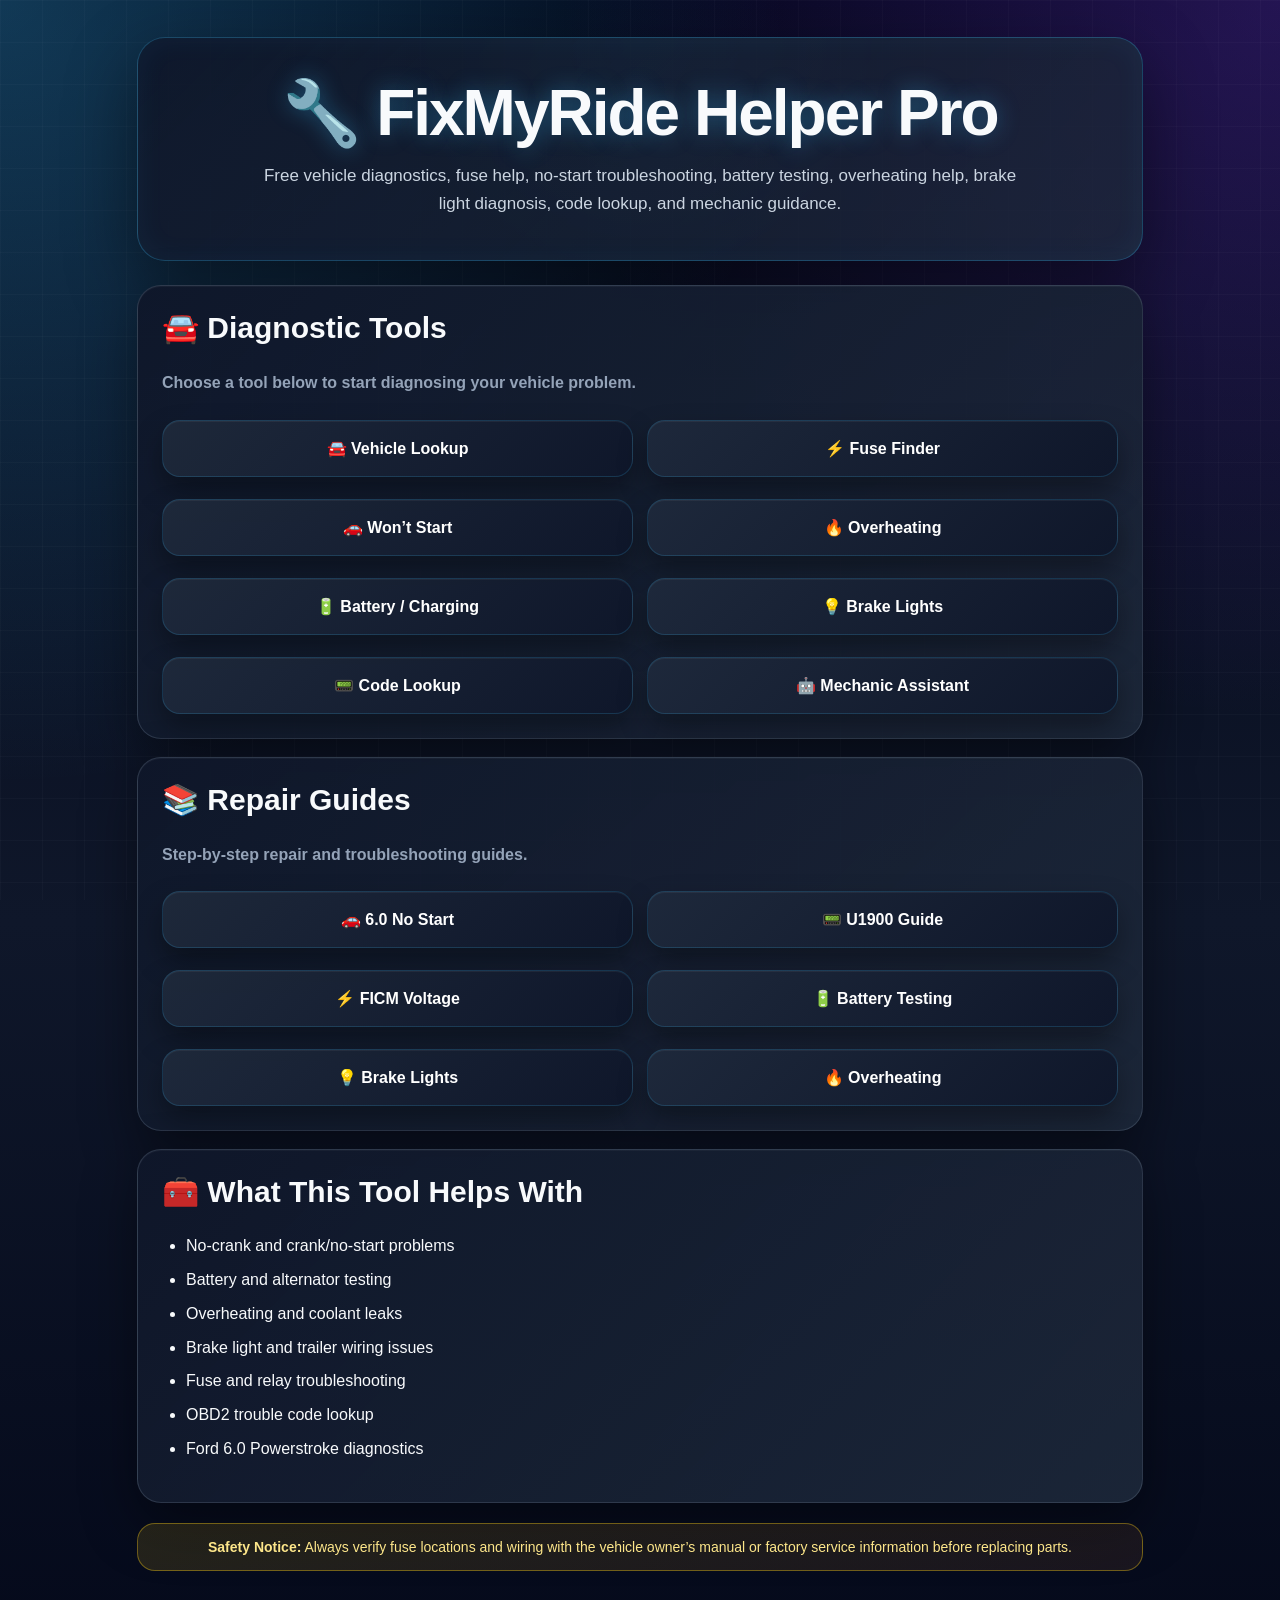
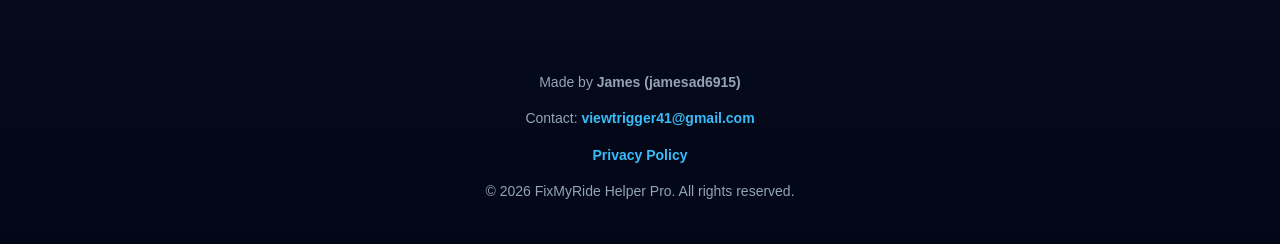
<file: index.html>
<!DOCTYPE html>
<html lang="en">

<head>
  <meta charset="UTF-8">
  <meta name="viewport" content="width=device-width, initial-scale=1.0">

  <title>FixMyRide Helper Pro | Vehicle Diagnostics & Repair Help</title>

  <meta name="description" content="FixMyRide Helper Pro helps diagnose no-start problems, overheating, battery issues, brake light problems, fuse locations, and OBD2 trouble codes.">

  <meta name="keywords" content="car repair, mechanic helper, no start, fuse finder, OBD2 codes, battery problems, overheating, brake lights, Ford 6.0 Powerstroke">

  <meta name="author" content="James Adams">

  <meta name="robots" content="index, follow">

  <meta property="og:title" content="FixMyRide Helper Pro">
  <meta property="og:description" content="Free mechanic helper and diagnostic website for cars and trucks.">
  <meta property="og:type" content="website">

  <meta name="google-adsense-account" content="ca-pub-5311280622440166">

  <script async
    src="https://pagead2.googlesyndication.com/pagead/js/adsbygoogle.js?client=ca-pub-5311280622440166"
    crossorigin="anonymous"></script>

  <link rel="stylesheet" href="style.css?v=68">
</head>

<body>

<div class="app">

  <section class="hero">

    <h1>🔧 FixMyRide Helper Pro</h1>

    <p>
      Free vehicle diagnostics, fuse help, no-start troubleshooting,
      battery testing, overheating help, brake light diagnosis,
      code lookup, and mechanic guidance.
    </p>

  </section>

  <section class="card">

    <h2>🚘 Diagnostic Tools</h2>

    <p class="muted">
      Choose a tool below to start diagnosing your vehicle problem.
    </p>

    <div id="home" class="grid">

      <button onclick="showVehicleLookup()">🚘 Vehicle Lookup</button>

      <button onclick="showFuseFinder()">⚡ Fuse Finder</button>

      <button onclick="startProblem('wontStart')">🚗 Won’t Start</button>

      <button onclick="startProblem('overheating')">🔥 Overheating</button>

      <button onclick="startProblem('battery')">🔋 Battery / Charging</button>

      <button onclick="startProblem('brakeLights')">💡 Brake Lights</button>

      <button onclick="showCodeLookup()">📟 Code Lookup</button>

      <button onclick="showAssistant()">🤖 Mechanic Assistant</button>

    </div>

  </section>

  <div id="screen"></div>

  <section class="card">

    <h2>📚 Repair Guides</h2>

    <p class="muted">
      Step-by-step repair and troubleshooting guides.
    </p>

    <div class="grid">

      <button onclick="window.location.href='6-0-no-start.html'">
        🚗 6.0 No Start
      </button>

      <button onclick="window.location.href='u1900-code-guide.html'">
        📟 U1900 Guide
      </button>

      <button onclick="window.location.href='ficm-voltage-guide.html'">
        ⚡ FICM Voltage
      </button>

      <button onclick="window.location.href='battery-testing.html'">
        🔋 Battery Testing
      </button>

      <button onclick="window.location.href='brake-lights-not-working.html'">
        💡 Brake Lights
      </button>

      <button onclick="window.location.href='overheating-guide.html'">
        🔥 Overheating
      </button>

    </div>

  </section>

  <section class="card">

    <h2>🧰 What This Tool Helps With</h2>

    <ul>
      <li>No-crank and crank/no-start problems</li>
      <li>Battery and alternator testing</li>
      <li>Overheating and coolant leaks</li>
      <li>Brake light and trailer wiring issues</li>
      <li>Fuse and relay troubleshooting</li>
      <li>OBD2 trouble code lookup</li>
      <li>Ford 6.0 Powerstroke diagnostics</li>
    </ul>

  </section>

  <section class="notice">

    <b>Safety Notice:</b>

    Always verify fuse locations and wiring with the vehicle owner’s manual
    or factory service information before replacing parts.

  </section>

</div>

<footer class="footer">

  <p>
    Made by <b>James (jamesad6915)</b>
  </p>

  <p>
    Contact:
    <a href="mailto:viewtrigger41@gmail.com">
      viewtrigger41@gmail.com
    </a>
  </p>

  <p>
    <a href="privacy.html">
      Privacy Policy
    </a>
  </p>

  <p>
    © 2026 FixMyRide Helper Pro. All rights reserved.
  </p>

</footer>

<script src="script.js?v=68"></script>

</body>
</html>
</file>
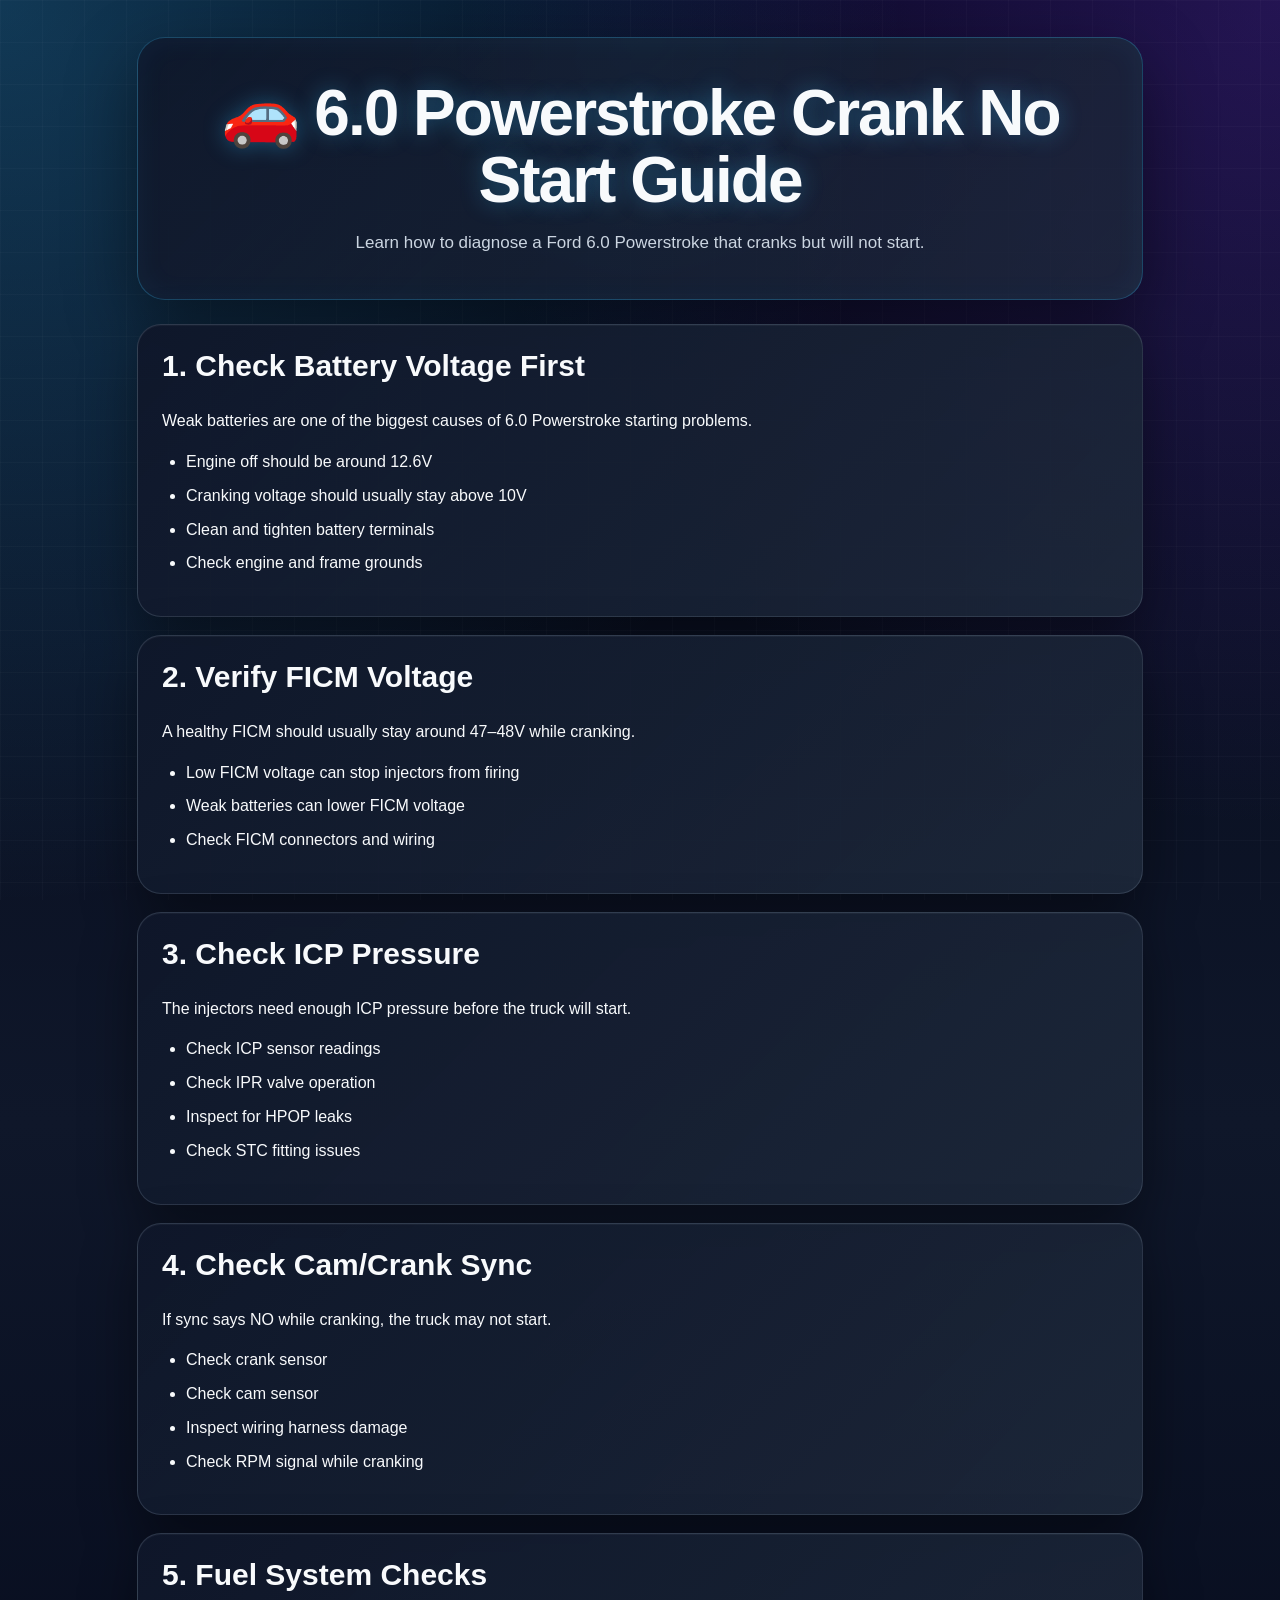
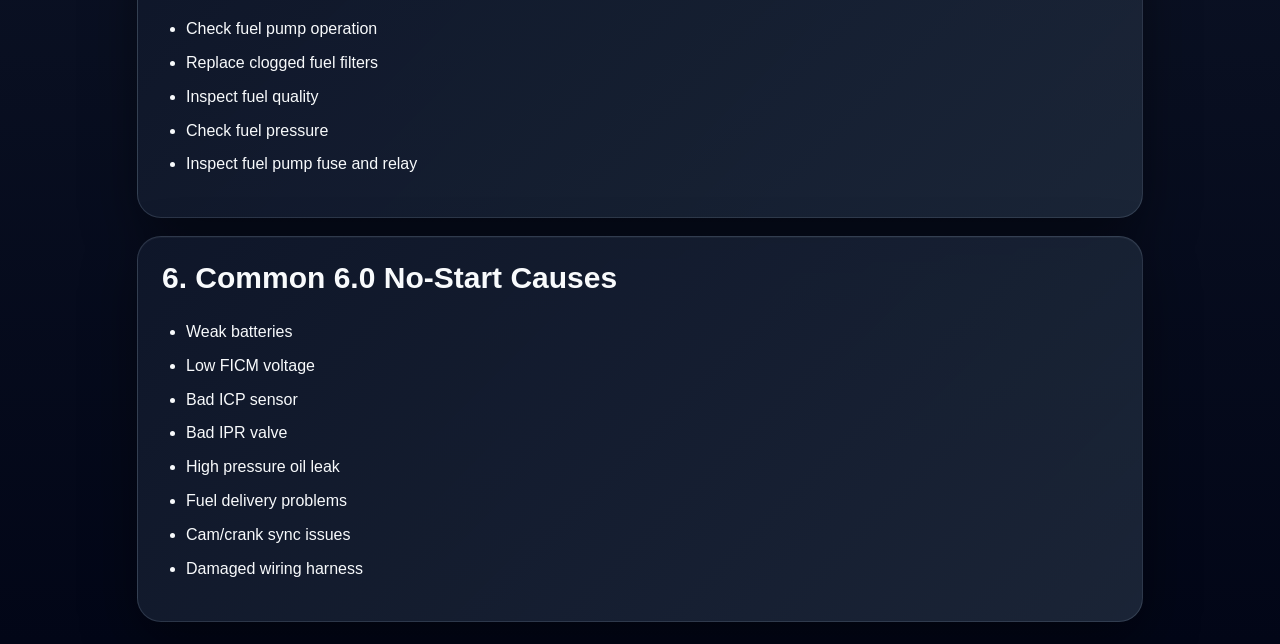
<file: 6-0-no-start.html>
<!DOCTYPE html>
<html lang="en">

<head>
  <meta charset="UTF-8">
  <meta name="viewport" content="width=device-width, initial-scale=1.0">

  <title>6.0 Powerstroke Crank No Start Guide</title>

  <meta name="description" content="Step-by-step guide for diagnosing a Ford 6.0 Powerstroke crank no start issue including batteries, FICM voltage, ICP pressure, IPR, fuel system, sync, and wiring checks.">

  <link rel="stylesheet" href="style.css?v=67">
</head>

<body>

<div class="app">

  <div class="hero">
    <h1>🚗 6.0 Powerstroke Crank No Start Guide</h1>

    <p>
      Learn how to diagnose a Ford 6.0 Powerstroke that cranks but will not start.
    </p>
  </div>

  <div class="card">

    <h2>1. Check Battery Voltage First</h2>

    <p>
      Weak batteries are one of the biggest causes of 6.0 Powerstroke starting problems.
    </p>

    <ul>
      <li>Engine off should be around 12.6V</li>
      <li>Cranking voltage should usually stay above 10V</li>
      <li>Clean and tighten battery terminals</li>
      <li>Check engine and frame grounds</li>
    </ul>

  </div>

  <div class="card">

    <h2>2. Verify FICM Voltage</h2>

    <p>
      A healthy FICM should usually stay around 47–48V while cranking.
    </p>

    <ul>
      <li>Low FICM voltage can stop injectors from firing</li>
      <li>Weak batteries can lower FICM voltage</li>
      <li>Check FICM connectors and wiring</li>
    </ul>

  </div>

  <div class="card">

    <h2>3. Check ICP Pressure</h2>

    <p>
      The injectors need enough ICP pressure before the truck will start.
    </p>

    <ul>
      <li>Check ICP sensor readings</li>
      <li>Check IPR valve operation</li>
      <li>Inspect for HPOP leaks</li>
      <li>Check STC fitting issues</li>
    </ul>

  </div>

  <div class="card">

    <h2>4. Check Cam/Crank Sync</h2>

    <p>
      If sync says NO while cranking, the truck may not start.
    </p>

    <ul>
      <li>Check crank sensor</li>
      <li>Check cam sensor</li>
      <li>Inspect wiring harness damage</li>
      <li>Check RPM signal while cranking</li>
    </ul>

  </div>

  <div class="card">

    <h2>5. Fuel System Checks</h2>

    <ul>
      <li>Check fuel pump operation</li>
      <li>Replace clogged fuel filters</li>
      <li>Inspect fuel quality</li>
      <li>Check fuel pressure</li>
      <li>Inspect fuel pump fuse and relay</li>
    </ul>

  </div>

  <div class="card">

    <h2>6. Common 6.0 No-Start Causes</h2>

    <ul>
      <li>Weak batteries</li>
      <li>Low FICM voltage</li>
      <li>Bad ICP sensor</li>
      <li>Bad IPR valve</li>
      <li>High pressure oil leak</li>
      <li>Fuel delivery problems</li>
      <li>Cam/crank sync issues</li>
      <li>Damaged wiring harness</li>
    </ul>

  </div>

</div>

</body>

</html>
</file>
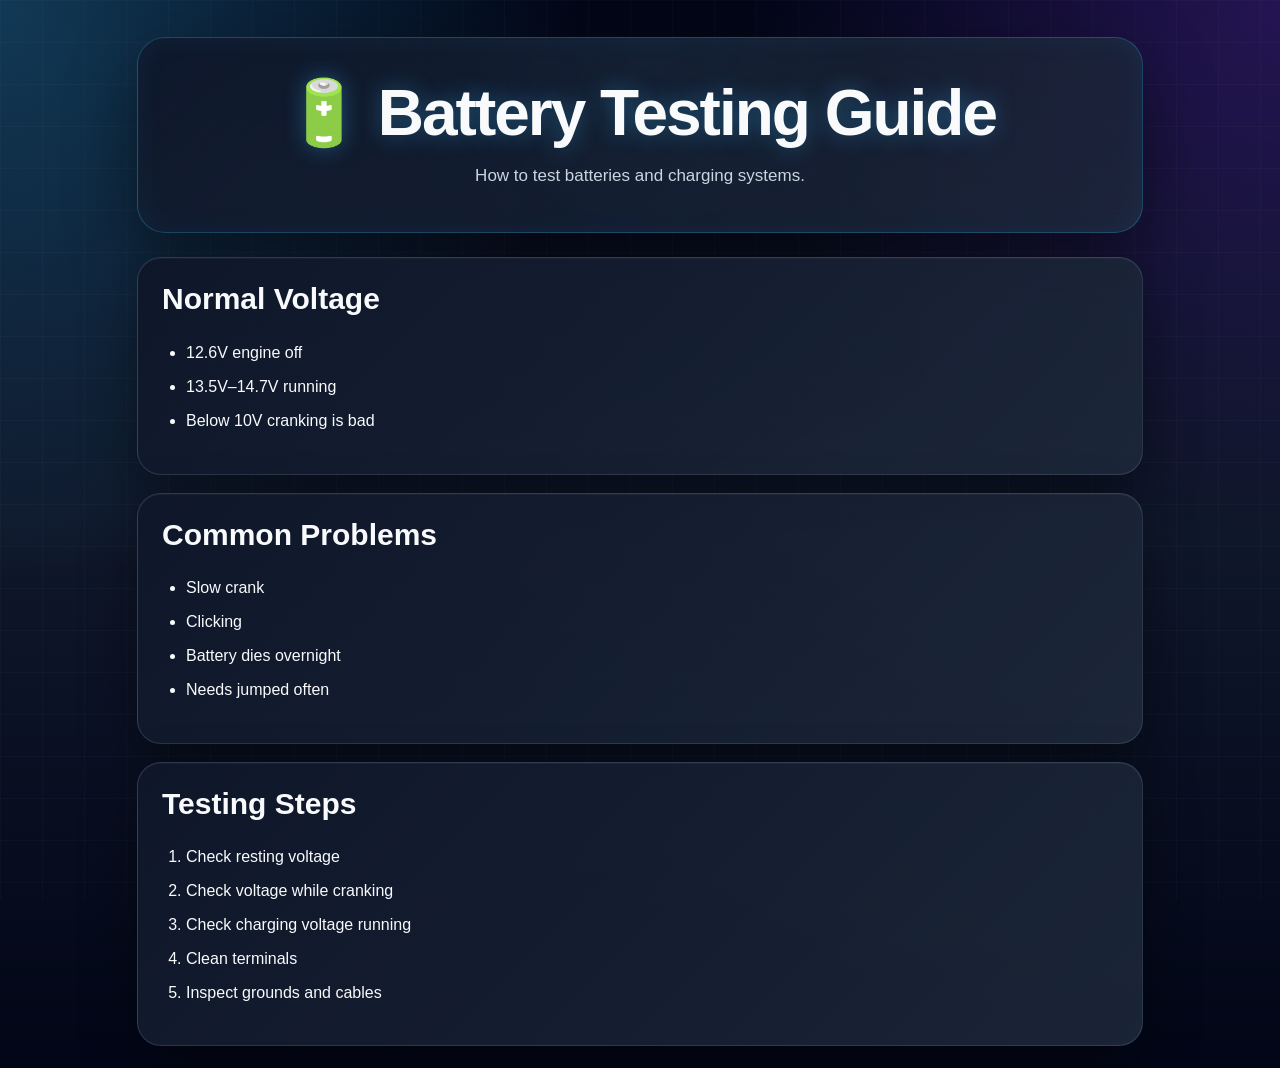
<file: battery-testing.html>
<!DOCTYPE html>
<html lang="en">
<head>
<meta charset="UTF-8">
<meta name="viewport" content="width=device-width, initial-scale=1.0">
<title>Battery Testing Guide</title>
<link rel="stylesheet" href="style.css?v=67">
</head>
<body>
<div class="app">

<div class="hero">
<h1>🔋 Battery Testing Guide</h1>
<p>How to test batteries and charging systems.</p>
</div>

<div class="card">
<h2>Normal Voltage</h2>
<ul>
<li>12.6V engine off</li>
<li>13.5V–14.7V running</li>
<li>Below 10V cranking is bad</li>
</ul>
</div>

<div class="card">
<h2>Common Problems</h2>
<ul>
<li>Slow crank</li>
<li>Clicking</li>
<li>Battery dies overnight</li>
<li>Needs jumped often</li>
</ul>
</div>

<div class="card">
<h2>Testing Steps</h2>
<ol>
<li>Check resting voltage</li>
<li>Check voltage while cranking</li>
<li>Check charging voltage running</li>
<li>Clean terminals</li>
<li>Inspect grounds and cables</li>
</ol>
</div>

</div>
</body>
</html>
</file>
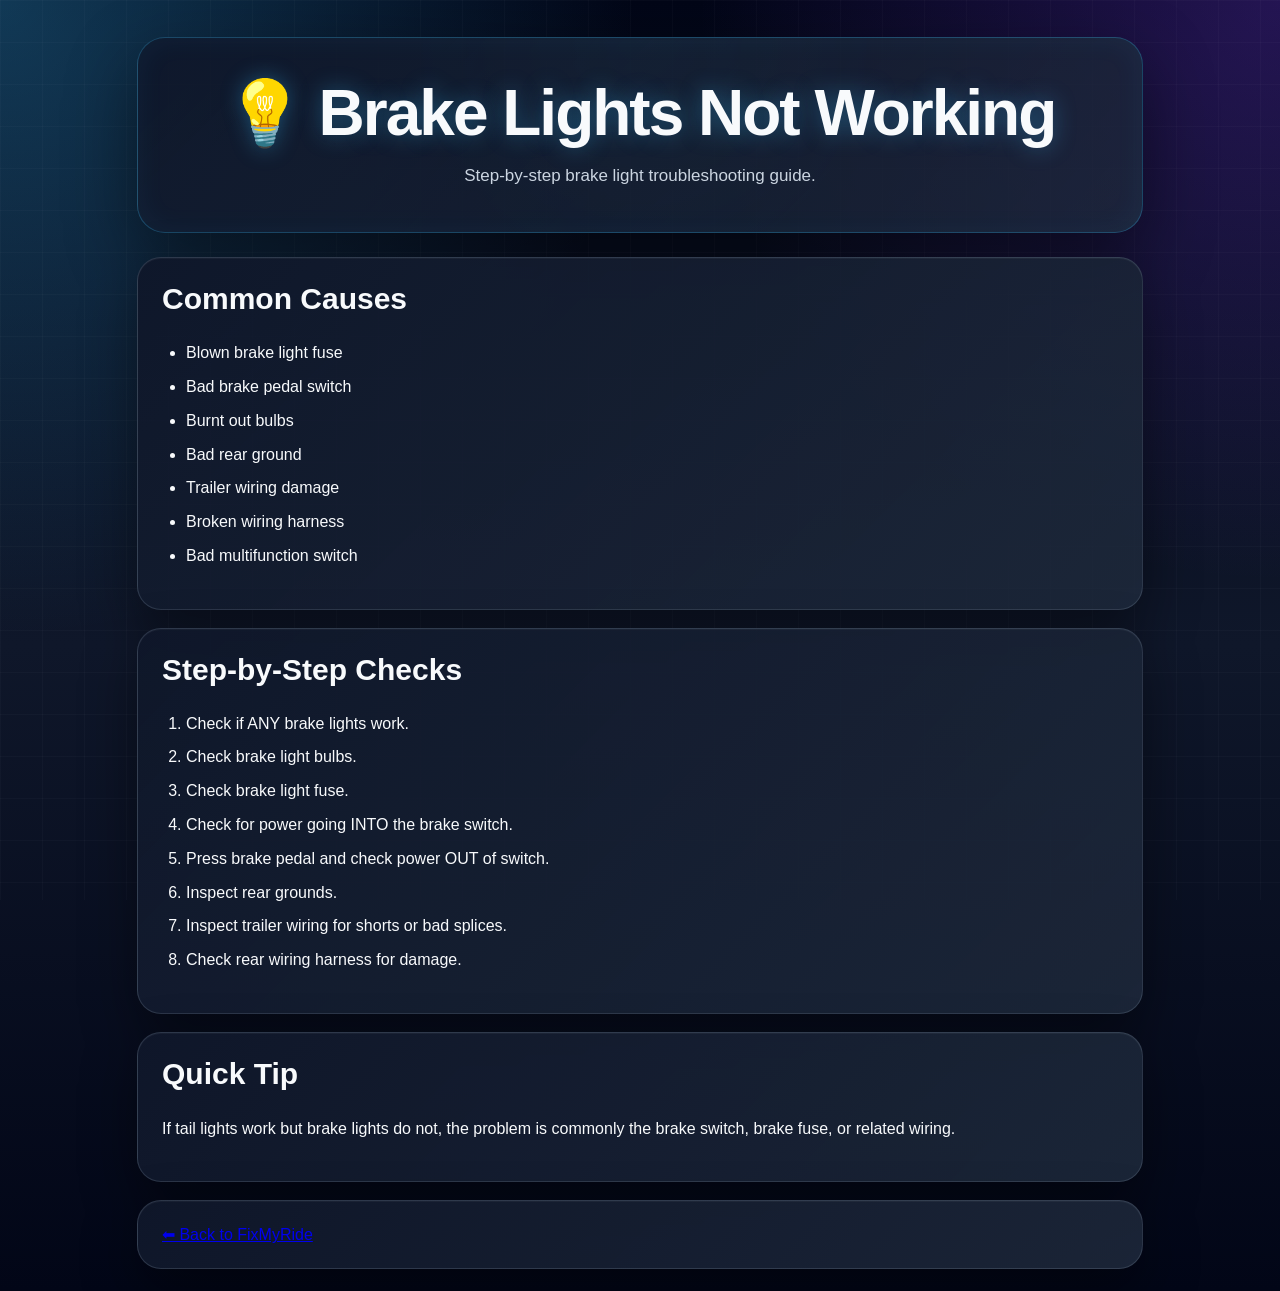
<file: brake-lights-not-working.html>
<!DOCTYPE html>
<html lang="en">
<head>
<meta charset="UTF-8">
<meta name="viewport" content="width=device-width, initial-scale=1.0">
<title>Brake Lights Not Working Guide</title>
<link rel="stylesheet" href="style.css?v=67">
</head>

<body>

<div class="app">

<div class="hero">
<h1>💡 Brake Lights Not Working</h1>
<p>Step-by-step brake light troubleshooting guide.</p>
</div>

<div class="card">
<h2>Common Causes</h2>

<ul>
<li>Blown brake light fuse</li>
<li>Bad brake pedal switch</li>
<li>Burnt out bulbs</li>
<li>Bad rear ground</li>
<li>Trailer wiring damage</li>
<li>Broken wiring harness</li>
<li>Bad multifunction switch</li>
</ul>
</div>

<div class="card">
<h2>Step-by-Step Checks</h2>

<ol>
<li>Check if ANY brake lights work.</li>
<li>Check brake light bulbs.</li>
<li>Check brake light fuse.</li>
<li>Check for power going INTO the brake switch.</li>
<li>Press brake pedal and check power OUT of switch.</li>
<li>Inspect rear grounds.</li>
<li>Inspect trailer wiring for shorts or bad splices.</li>
<li>Check rear wiring harness for damage.</li>
</ol>
</div>

<div class="card">
<h2>Quick Tip</h2>

<p>
If tail lights work but brake lights do not,
the problem is commonly the brake switch,
brake fuse, or related wiring.
</p>
</div>

<div class="card">
<a href="index.html">⬅ Back to FixMyRide</a>
</div>

</div>

</body>
</html>
</file>
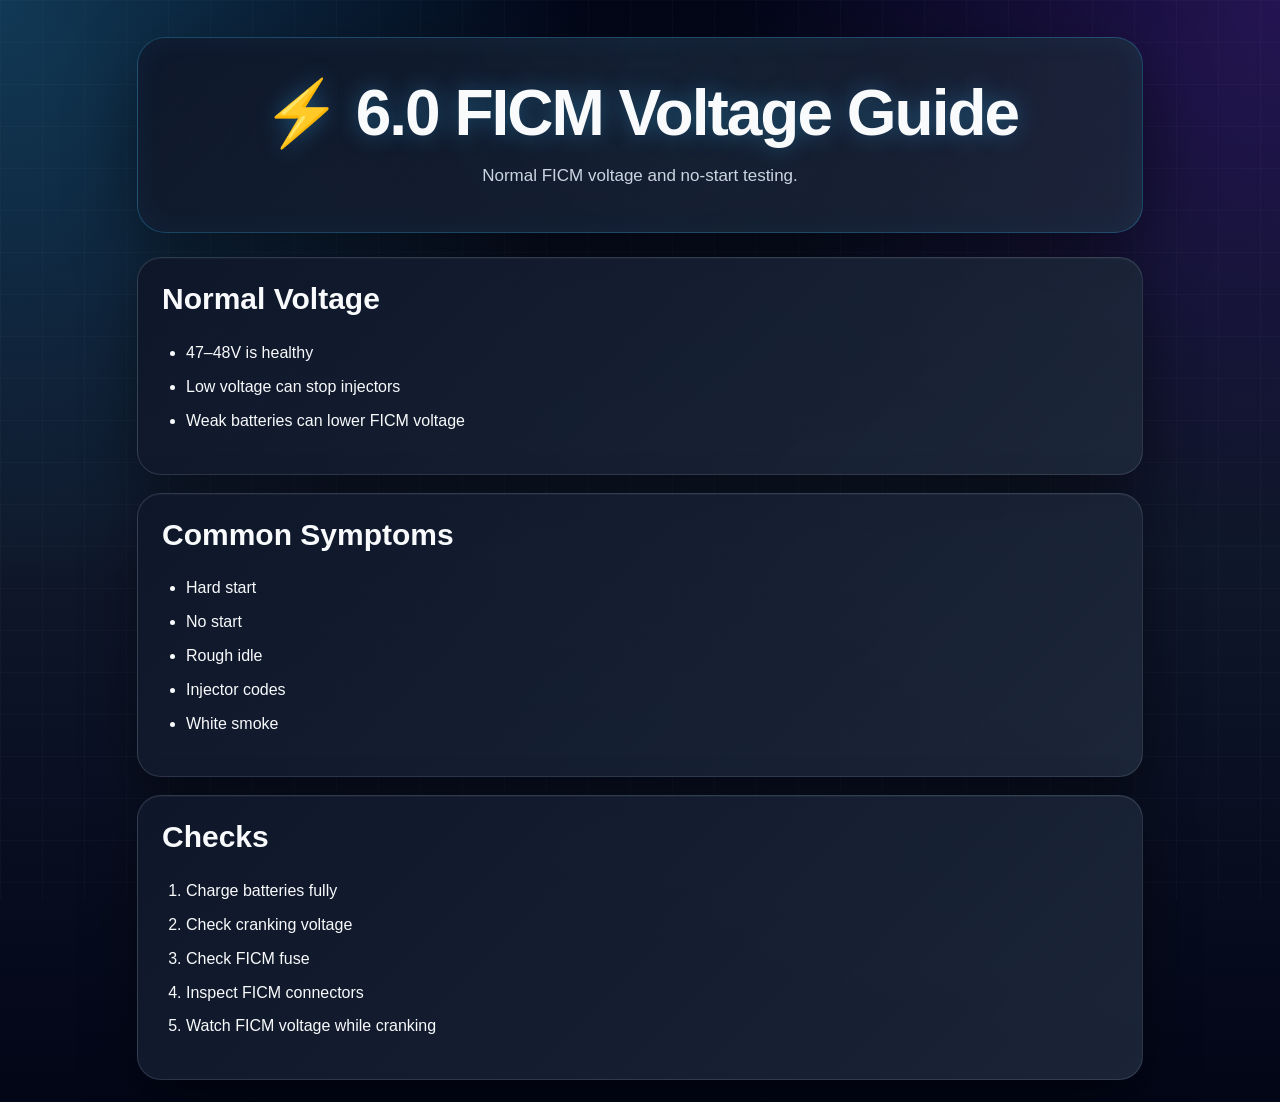
<file: ficm-voltage-guide.html>
<!DOCTYPE html>
<html lang="en">
<head>
<meta charset="UTF-8">
<meta name="viewport" content="width=device-width, initial-scale=1.0">
<title>6.0 FICM Voltage Guide</title>
<link rel="stylesheet" href="style.css?v=67">
</head>
<body>
<div class="app">

<div class="hero">
<h1>⚡ 6.0 FICM Voltage Guide</h1>
<p>Normal FICM voltage and no-start testing.</p>
</div>

<div class="card">
<h2>Normal Voltage</h2>
<ul>
<li>47–48V is healthy</li>
<li>Low voltage can stop injectors</li>
<li>Weak batteries can lower FICM voltage</li>
</ul>
</div>

<div class="card">
<h2>Common Symptoms</h2>
<ul>
<li>Hard start</li>
<li>No start</li>
<li>Rough idle</li>
<li>Injector codes</li>
<li>White smoke</li>
</ul>
</div>

<div class="card">
<h2>Checks</h2>
<ol>
<li>Charge batteries fully</li>
<li>Check cranking voltage</li>
<li>Check FICM fuse</li>
<li>Inspect FICM connectors</li>
<li>Watch FICM voltage while cranking</li>
</ol>
</div>

</div>
</body>
</html>
</file>
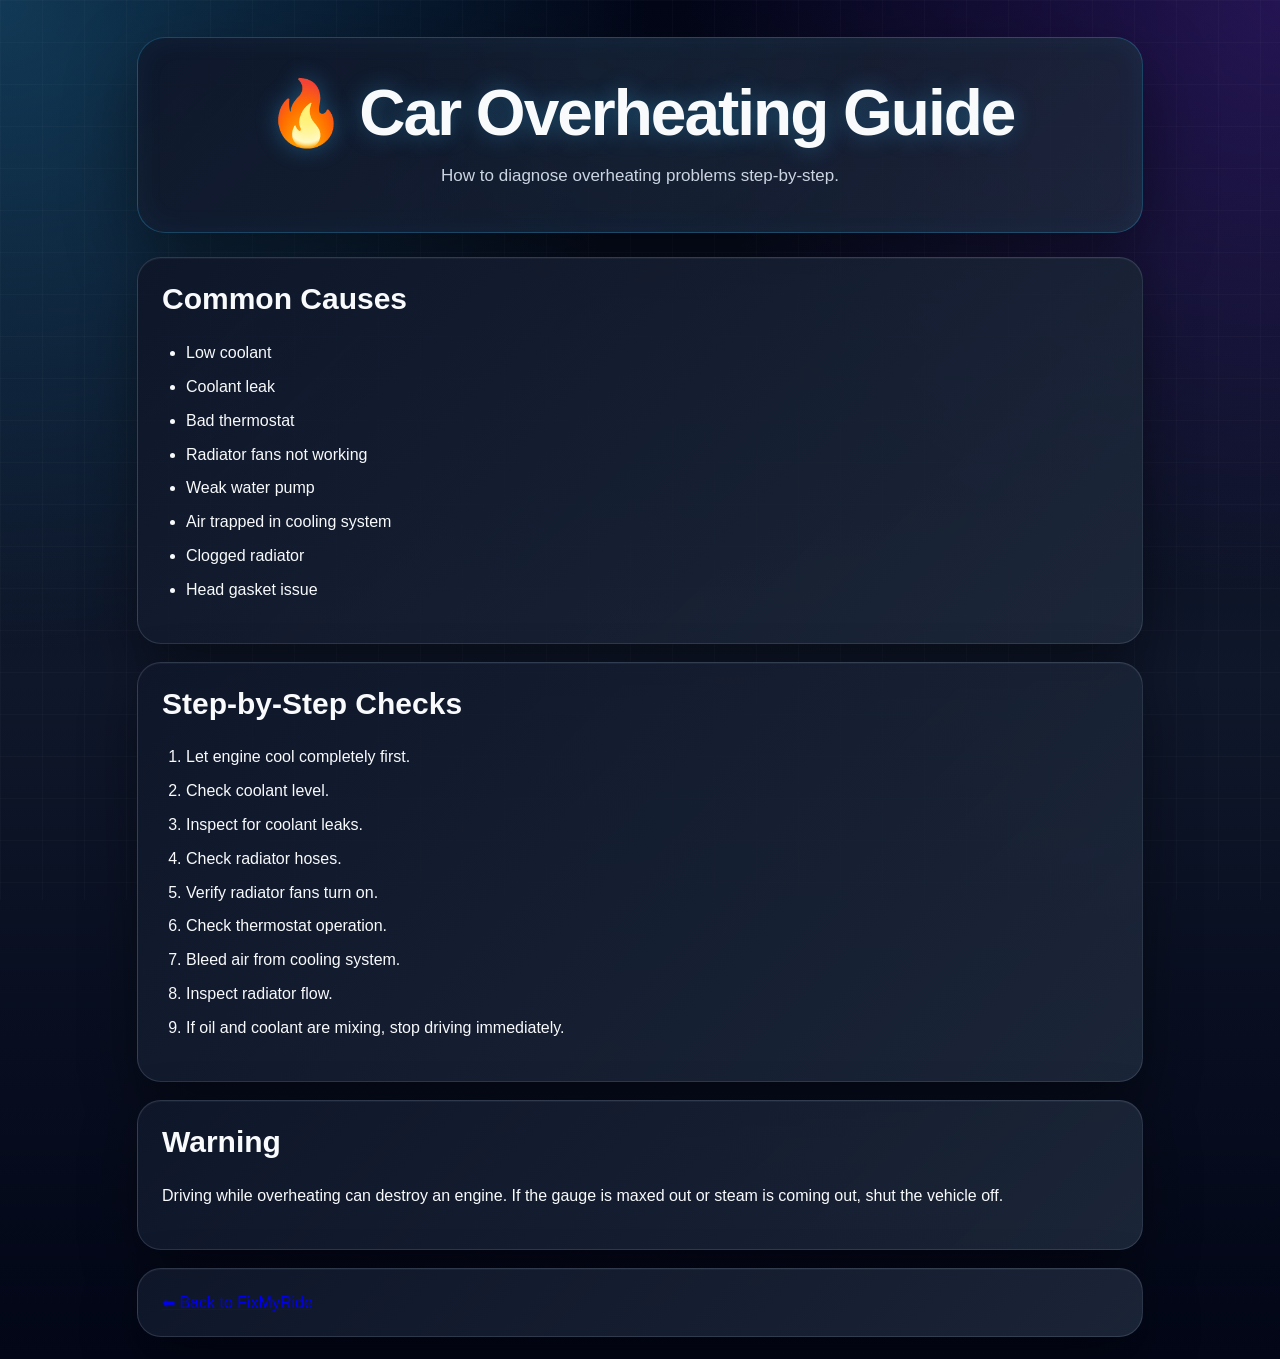
<file: overheating-guide.html>
<!DOCTYPE html>
<html lang="en">
<head>
<meta charset="UTF-8">
<meta name="viewport" content="width=device-width, initial-scale=1.0">
<title>Car Overheating Guide</title>
<link rel="stylesheet" href="style.css?v=67">
</head>

<body>

<div class="app">

<div class="hero">
<h1>🔥 Car Overheating Guide</h1>
<p>How to diagnose overheating problems step-by-step.</p>
</div>

<div class="card">
<h2>Common Causes</h2>

<ul>
<li>Low coolant</li>
<li>Coolant leak</li>
<li>Bad thermostat</li>
<li>Radiator fans not working</li>
<li>Weak water pump</li>
<li>Air trapped in cooling system</li>
<li>Clogged radiator</li>
<li>Head gasket issue</li>
</ul>
</div>

<div class="card">
<h2>Step-by-Step Checks</h2>

<ol>
<li>Let engine cool completely first.</li>
<li>Check coolant level.</li>
<li>Inspect for coolant leaks.</li>
<li>Check radiator hoses.</li>
<li>Verify radiator fans turn on.</li>
<li>Check thermostat operation.</li>
<li>Bleed air from cooling system.</li>
<li>Inspect radiator flow.</li>
<li>If oil and coolant are mixing, stop driving immediately.</li>
</ol>
</div>

<div class="card">
<h2>Warning</h2>

<p>
Driving while overheating can destroy an engine.
If the gauge is maxed out or steam is coming out,
shut the vehicle off.
</p>
</div>

<div class="card">
<a href="index.html">⬅ Back to FixMyRide</a>
</div>

</div>

</body>
</html>
</file>
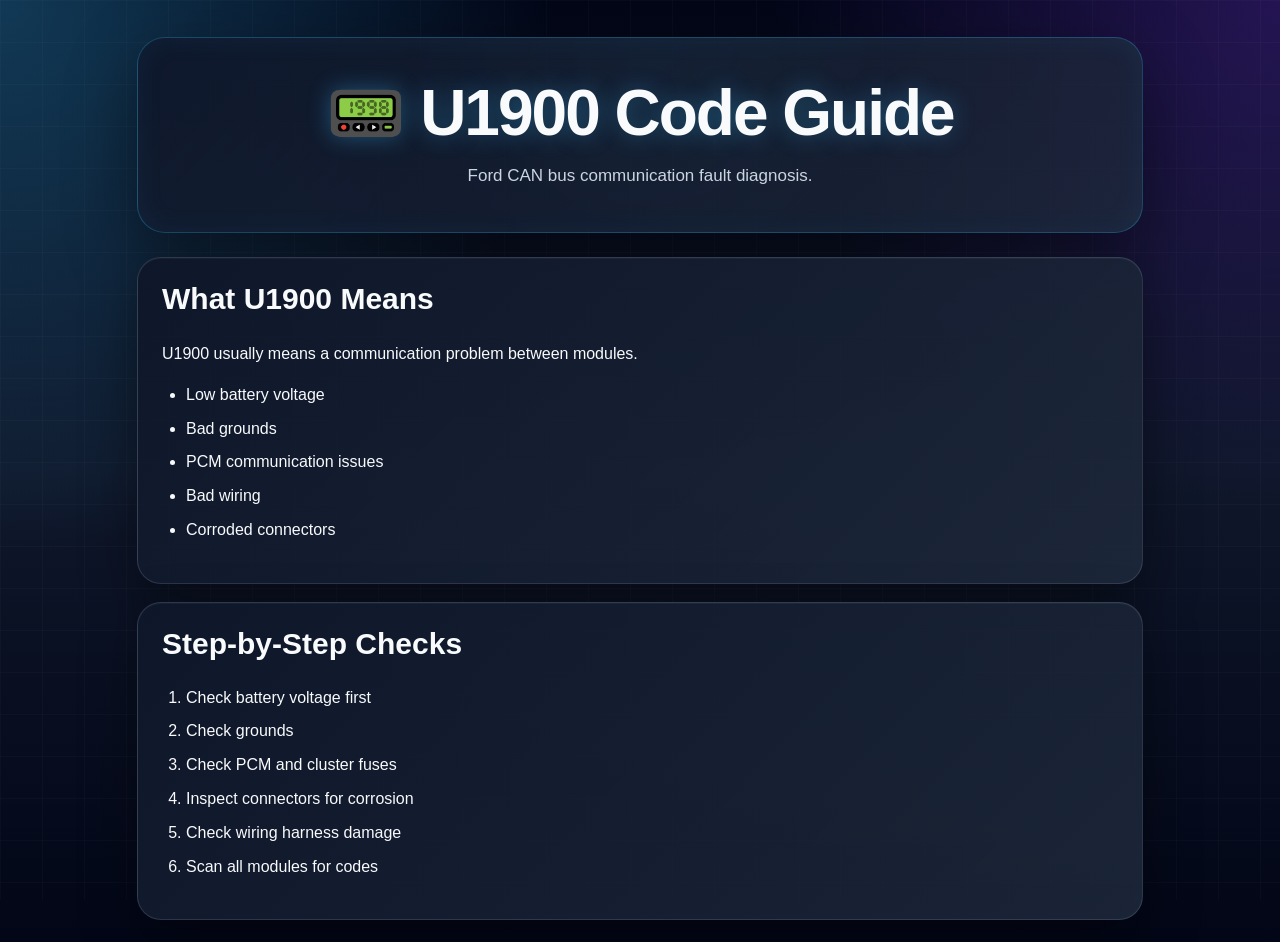
<file: u1900-code-guide.html>
<!DOCTYPE html>
<html lang="en">
<head>
<meta charset="UTF-8">
<meta name="viewport" content="width=device-width, initial-scale=1.0">
<title>U1900 Code Guide</title>
<link rel="stylesheet" href="style.css?v=67">
</head>
<body>
<div class="app">

<div class="hero">
<h1>📟 U1900 Code Guide</h1>
<p>Ford CAN bus communication fault diagnosis.</p>
</div>

<div class="card">
<h2>What U1900 Means</h2>
<p>U1900 usually means a communication problem between modules.</p>
<ul>
<li>Low battery voltage</li>
<li>Bad grounds</li>
<li>PCM communication issues</li>
<li>Bad wiring</li>
<li>Corroded connectors</li>
</ul>
</div>

<div class="card">
<h2>Step-by-Step Checks</h2>
<ol>
<li>Check battery voltage first</li>
<li>Check grounds</li>
<li>Check PCM and cluster fuses</li>
<li>Inspect connectors for corrosion</li>
<li>Check wiring harness damage</li>
<li>Scan all modules for codes</li>
</ol>
</div>

</div>
</body>
</html>
</file>
<file: style.css>
* {
  box-sizing: border-box;
}

:root {
  --bg: #020617;
  --card: rgba(15, 23, 42, 0.88);
  --card2: rgba(30, 41, 59, 0.92);
  --blue: #38bdf8;
  --blue2: #2563eb;
  --purple: #7c3aed;
  --text: #f8fafc;
  --muted: #94a3b8;
  --yellow: #facc15;
  --red: #ef4444;
  --green: #22c55e;
  --border: rgba(148, 163, 184, 0.22);
}

body {
  margin: 0;
  font-family: Arial, Helvetica, sans-serif;
  color: var(--text);
  min-height: 100vh;
  background:
    radial-gradient(circle at top left, rgba(56, 189, 248, 0.28), transparent 35%),
    radial-gradient(circle at top right, rgba(124, 58, 237, 0.28), transparent 32%),
    linear-gradient(180deg, #020617 0%, #0f172a 50%, #020617 100%);
  overflow-x: hidden;
}

body::before {
  content: "";
  position: fixed;
  inset: 0;
  background:
    linear-gradient(rgba(255,255,255,0.025) 1px, transparent 1px),
    linear-gradient(90deg, rgba(255,255,255,0.025) 1px, transparent 1px);
  background-size: 42px 42px;
  pointer-events: none;
  z-index: -1;
}

.app {
  max-width: 1050px;
  margin: auto;
  padding: 22px;
}

.hero {
  text-align: center;
  padding: 42px 22px;
  margin: 15px 0 24px;
  border-radius: 28px;
  background:
    linear-gradient(135deg, rgba(15, 23, 42, 0.95), rgba(30, 41, 59, 0.78)),
    radial-gradient(circle at top, rgba(56, 189, 248, 0.22), transparent 45%);
  border: 1px solid rgba(56, 189, 248, 0.28);
  box-shadow:
    0 25px 70px rgba(0, 0, 0, 0.45),
    inset 0 0 30px rgba(56, 189, 248, 0.06);
}

.hero h1 {
  margin: 0;
  font-size: clamp(34px, 7vw, 64px);
  line-height: 1.05;
  letter-spacing: -2px;
  text-shadow: 0 0 22px rgba(56, 189, 248, 0.35);
}

.hero p {
  max-width: 760px;
  margin: 15px auto 0;
  color: #cbd5e1;
  font-size: 17px;
  line-height: 1.65;
}

.grid {
  display: grid;
  grid-template-columns: repeat(2, 1fr);
  gap: 14px;
}

button {
  width: 100%;
  padding: 18px;
  border: 1px solid rgba(56, 189, 248, 0.18);
  border-radius: 18px;
  background:
    linear-gradient(135deg, rgba(30, 41, 59, 0.98), rgba(15, 23, 42, 0.98));
  color: white;
  font-size: 16px;
  font-weight: 900;
  cursor: pointer;
  margin-top: 8px;
  box-shadow:
    0 14px 28px rgba(0, 0, 0, 0.34),
    inset 0 1px 0 rgba(255, 255, 255, 0.05);
  transition: 0.18s ease;
}

button:hover {
  transform: translateY(-3px);
  background:
    linear-gradient(135deg, #0284c7, #1d4ed8 55%, #6d28d9);
  border-color: rgba(186, 230, 253, 0.8);
  box-shadow:
    0 18px 36px rgba(37, 99, 235, 0.28),
    0 0 18px rgba(56, 189, 248, 0.25);
}

button:active {
  transform: scale(0.98);
}

.secondary {
  background: linear-gradient(135deg, #334155, #1e293b);
  color: #e2e8f0;
}

.button-row {
  display: grid;
  grid-template-columns: repeat(3, 1fr);
  gap: 11px;
}

.card {
  background:
    linear-gradient(135deg, rgba(15, 23, 42, 0.96), rgba(30, 41, 59, 0.88));
  padding: 24px;
  border-radius: 24px;
  margin-top: 18px;
  border: 1px solid var(--border);
  box-shadow:
    0 22px 55px rgba(0, 0, 0, 0.42),
    inset 0 1px 0 rgba(255, 255, 255, 0.04);
}

.card h2 {
  margin-top: 0;
  font-size: 30px;
}

.card h3 {
  color: #bae6fd;
  margin-bottom: 8px;
}

.card h4 {
  color: #93c5fd;
}

.inner {
  background:
    linear-gradient(135deg, rgba(30, 41, 59, 0.96), rgba(15, 23, 42, 0.96));
  border-color: rgba(56, 189, 248, 0.18);
}

input {
  width: 100%;
  padding: 16px;
  margin-top: 12px;
  border-radius: 16px;
  border: 1px solid rgba(148, 163, 184, 0.28);
  background: rgba(2, 6, 23, 0.95);
  color: white;
  font-size: 16px;
  outline: none;
  box-shadow: inset 0 0 0 1px rgba(255,255,255,0.02);
}

input::placeholder {
  color: #64748b;
}

input:focus {
  border-color: var(--blue);
  box-shadow:
    0 0 0 4px rgba(56, 189, 248, 0.14),
    0 0 18px rgba(56, 189, 248, 0.16);
}

ul,
ol {
  padding-left: 24px;
}

li {
  margin-bottom: 9px;
  line-height: 1.55;
}

p {
  line-height: 1.6;
}

.muted {
  color: var(--muted);
  font-weight: bold;
}

.warning,
.notice {
  margin-top: 20px;
  padding: 15px;
  border-radius: 18px;
  background:
    linear-gradient(135deg, rgba(250, 204, 21, 0.12), rgba(251, 146, 60, 0.08));
  border: 1px solid rgba(250, 204, 21, 0.38);
  color: #fde68a;
  text-align: center;
  font-size: 14px;
}

.chat-box {
  max-height: 380px;
  overflow-y: auto;
  background:
    linear-gradient(180deg, rgba(2, 6, 23, 0.98), rgba(15, 23, 42, 0.98));
  padding: 14px;
  border-radius: 20px;
  border: 1px solid rgba(148, 163, 184, 0.25);
  margin-bottom: 12px;
}

.bot-msg,
.user-msg {
  padding: 13px 15px;
  border-radius: 16px;
  margin-bottom: 11px;
  line-height: 1.55;
  box-shadow: 0 8px 18px rgba(0,0,0,0.22);
}

.bot-msg {
  background:
    linear-gradient(135deg, #1e293b, #0f172a);
  border: 1px solid rgba(148, 163, 184, 0.18);
  color: #e5e7eb;
}

.user-msg {
  background:
    linear-gradient(135deg, #2563eb, #0284c7);
  color: white;
  margin-left: 42px;
  border: 1px solid rgba(186, 230, 253, 0.35);
}

.footer {
  text-align: center;
  margin-top: 36px;
  padding: 28px 20px;
  color: var(--muted);
  font-size: 14px;
}

.footer a {
  color: var(--blue);
  text-decoration: none;
  font-weight: bold;
}

.footer a:hover {
  text-decoration: underline;
}

::-webkit-scrollbar {
  width: 9px;
}

::-webkit-scrollbar-track {
  background: #020617;
}

::-webkit-scrollbar-thumb {
  background: #334155;
  border-radius: 20px;
}

::-webkit-scrollbar-thumb:hover {
  background: #38bdf8;
}

@media (max-width: 700px) {
  .app {
    padding: 14px;
  }

  .grid,
  .button-row {
    grid-template-columns: 1fr;
  }

  .hero {
    padding: 34px 16px;
    border-radius: 22px;
  }

  .card {
    padding: 19px;
    border-radius: 20px;
  }

  button {
    padding: 17px;
  }

  .user-msg {
    margin-left: 18px;
  }
}
</file>
